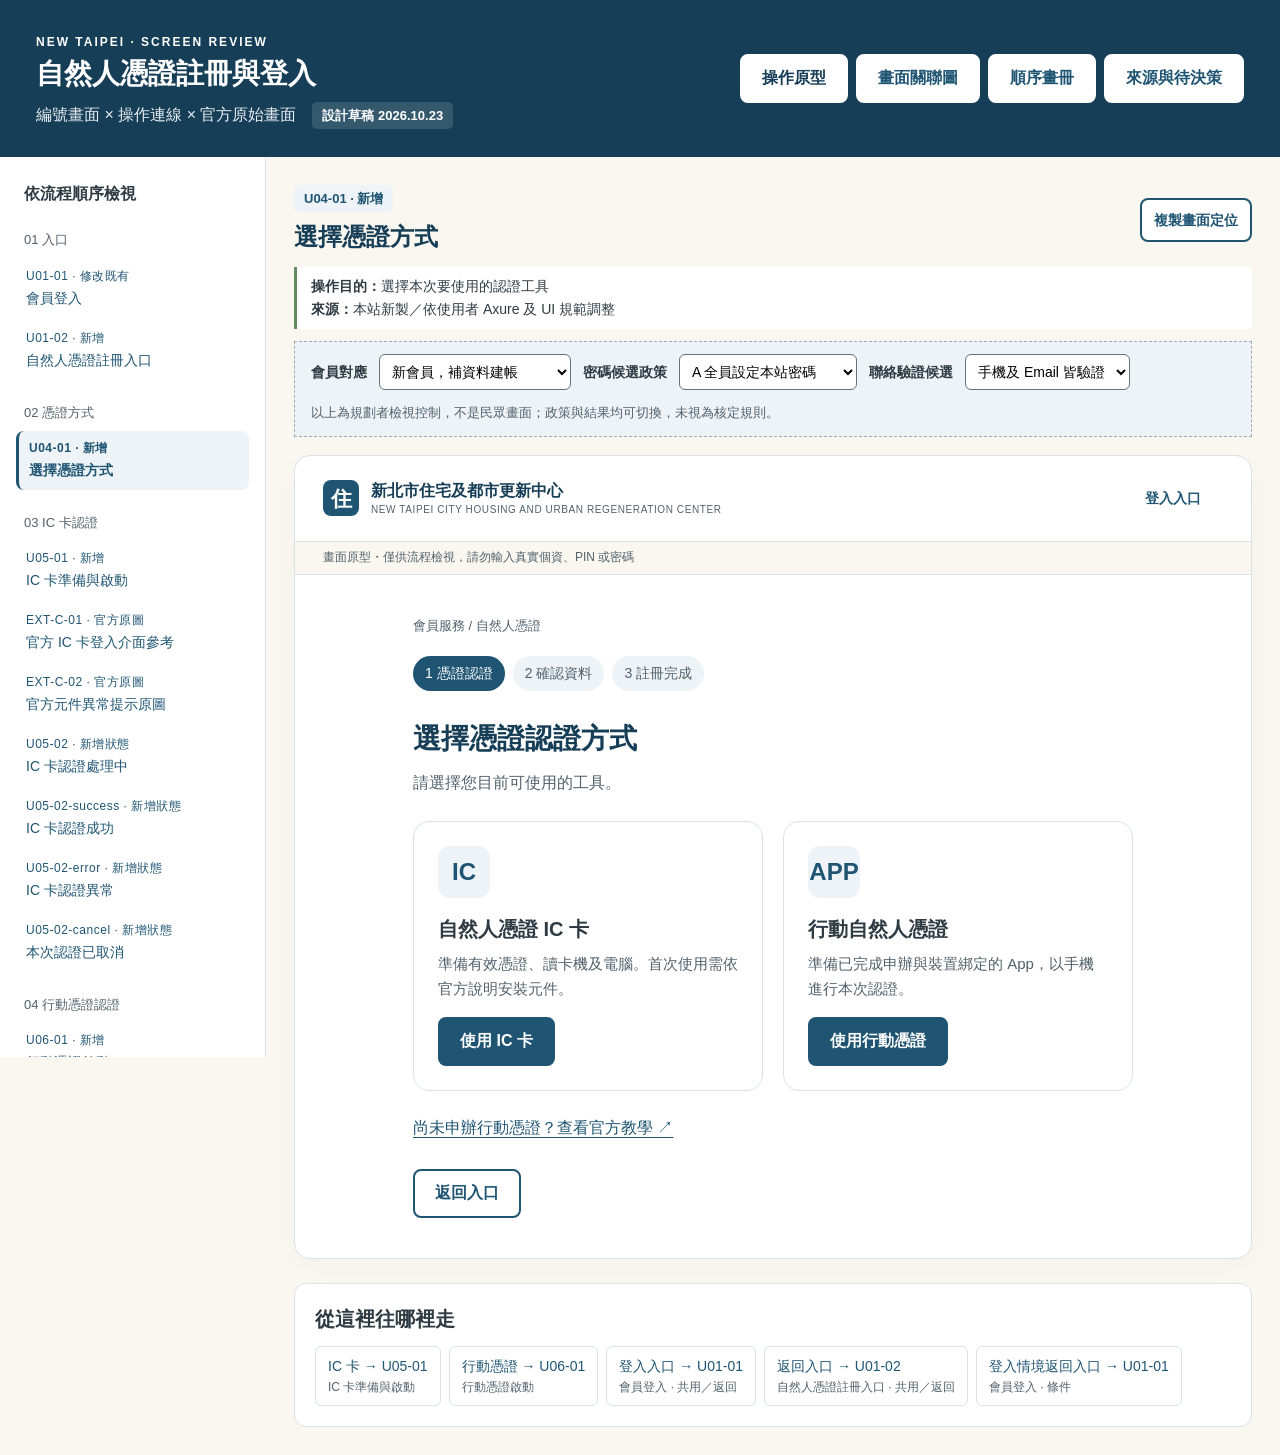
<file: index.html>
<!doctype html>
<html lang="zh-Hant"><head><meta charset="utf-8"><meta name="viewport" content="width=device-width, initial-scale=1"><title>自然人憑證註冊與登入｜畫面與流程檢視</title><link rel="stylesheet" href="tokens.css"><link rel="stylesheet" href="style.css"></head>
<body><a class="skip" href="#screen">跳至目前畫面</a><header class="review-head"><div><span class="eyebrow">NEW TAIPEI · SCREEN REVIEW</span><h1>自然人憑證註冊與登入</h1><p>編號畫面 × 操作連線 × 官方原始畫面　<span class="pill">設計草稿 2026.10.23</span></p></div><div class="head-actions"><button data-view="prototype">操作原型</button><button data-view="map" class="secondary">畫面關聯圖</button><button data-view="gallery" class="secondary">順序畫冊</button><button data-view="sources" class="secondary">來源與待決策</button></div></header>
<div class="review-layout"><aside class="review-nav" aria-label="畫面目錄"><div class="nav-title">依流程順序檢視</div><div id="screen-list"></div><p class="small">本站畫面為新製原型。官方介面以實際擷取圖呈現；不重繪外部 App、PIN 或生物辨識畫面。</p></aside><main id="content"><section id="prototype-view"><div class="screen-heading"><div><span id="screen-id" class="pill"></span><h2 id="screen-title"></h2></div><button class="secondary compact" id="copy-link">複製畫面定位</button></div><div class="review-meta" id="review-meta"></div><div class="review-controls" id="review-controls"></div><div id="screen" tabindex="-1"></div><section class="relations" aria-label="目前畫面關聯"><h3>從這裡往哪裡走</h3><div id="current-relations"></div></section></section><section id="map-view" hidden><div class="section-intro"><span class="eyebrow">FLOW EXPLORER</span><h2>畫面關聯圖</h2><p>點選節點直接開啟畫面。箭頭標示實際操作；虛線用於檢視時選擇情境。系統判斷不算獨立產品頁面。</p></div><div id="flow-map"></div><div id="edge-table"></div></section><section id="gallery-view" hidden><div class="section-intro"><span class="eyebrow">SCREEN ATLAS</span><h2>依關聯順序的畫面冊</h2><p>可逐張開啟原型，或使用「列印畫冊」另存 PDF。順序與左側目錄一致；例外狀態緊接其主畫面。</p><button id="print-gallery">列印畫冊</button></div><div id="gallery"></div></section><section id="sources-view" hidden></section></main></div><div id="toast" role="status" aria-live="polite"></div><script src="app.js"></script></body></html>
</file>
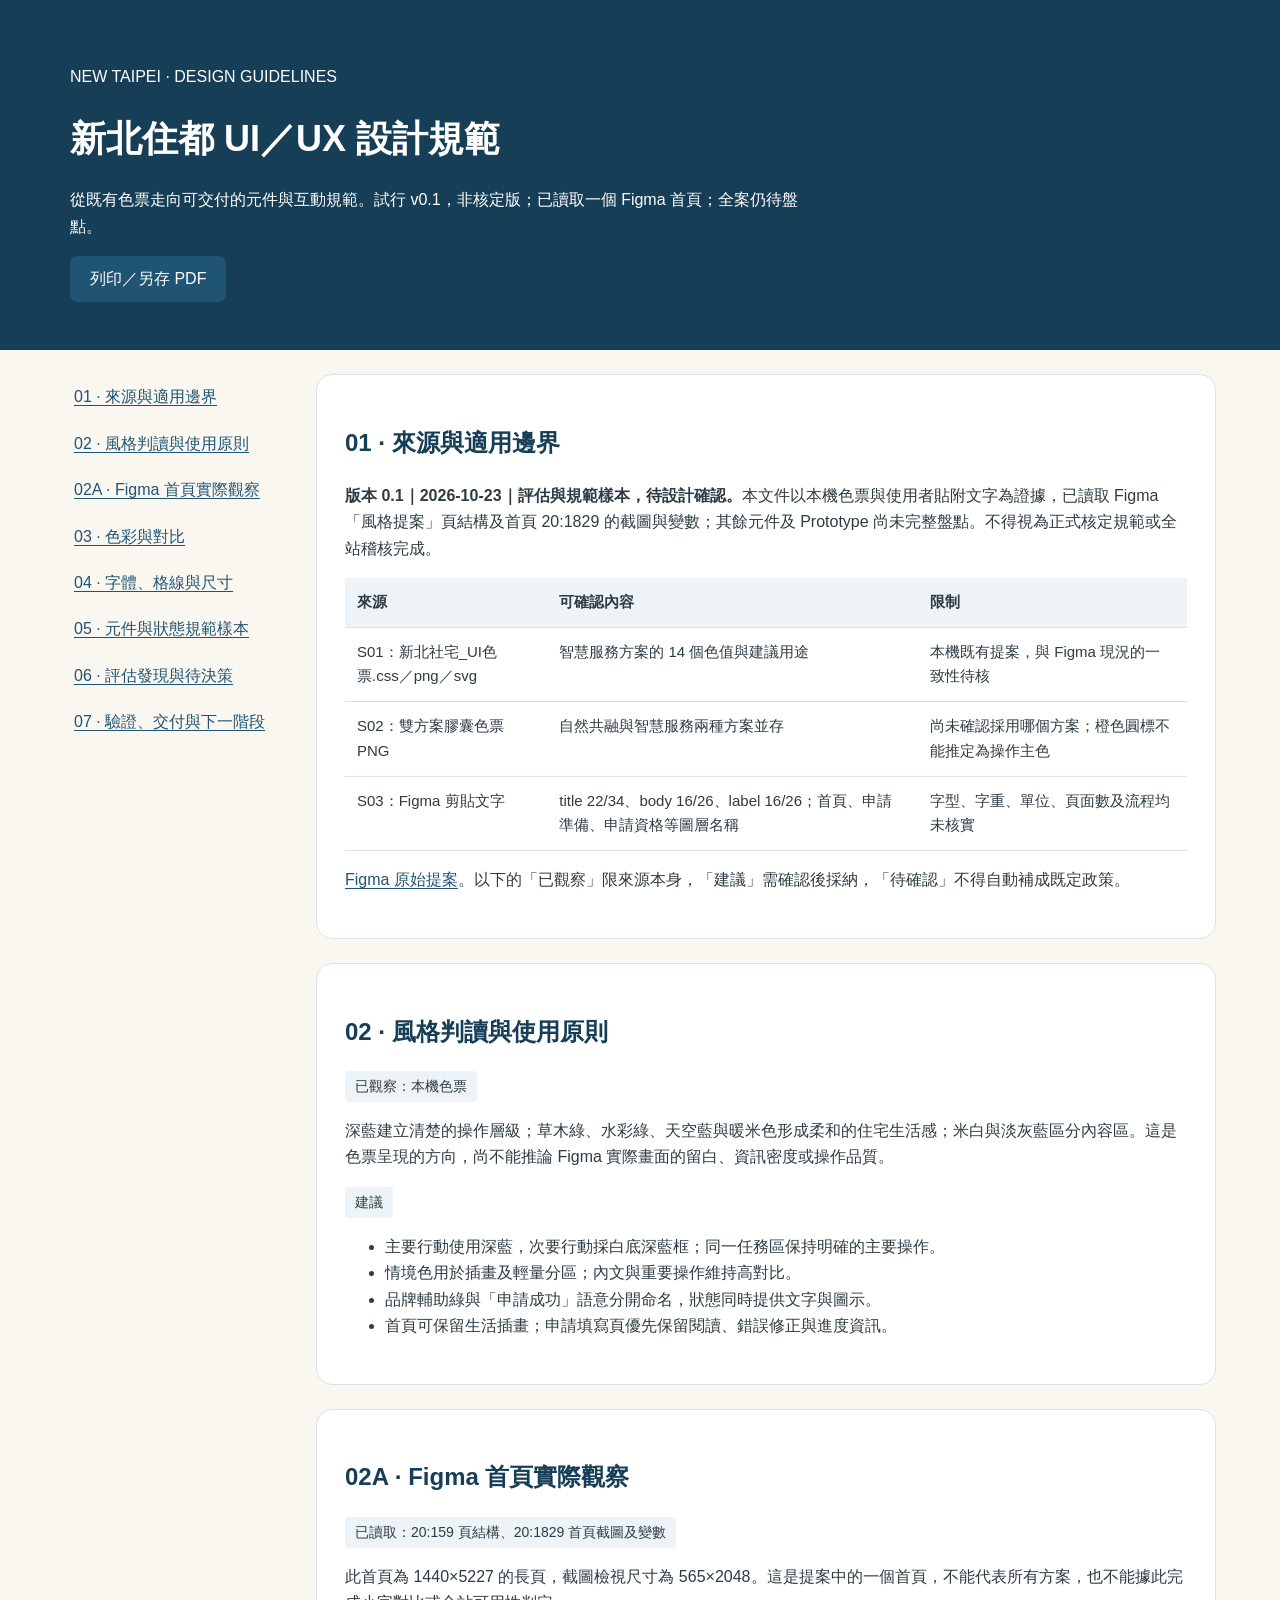
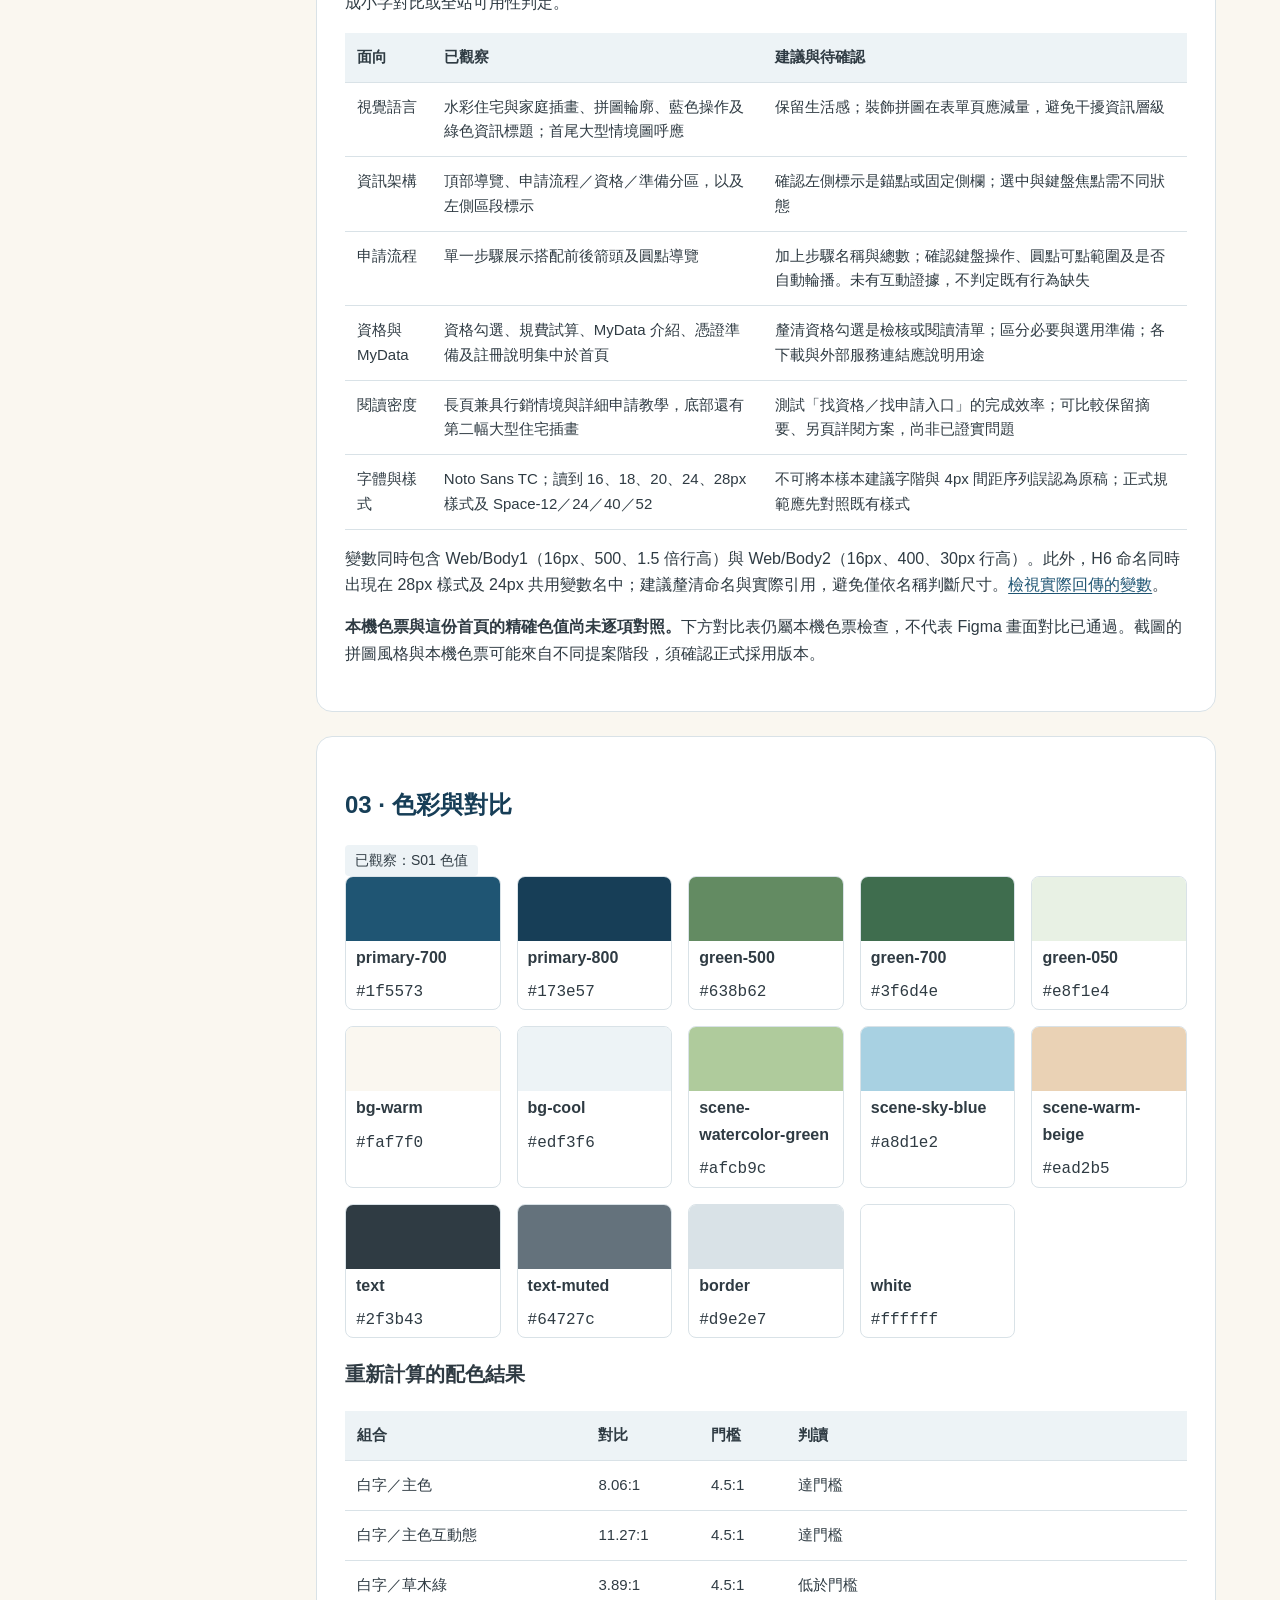
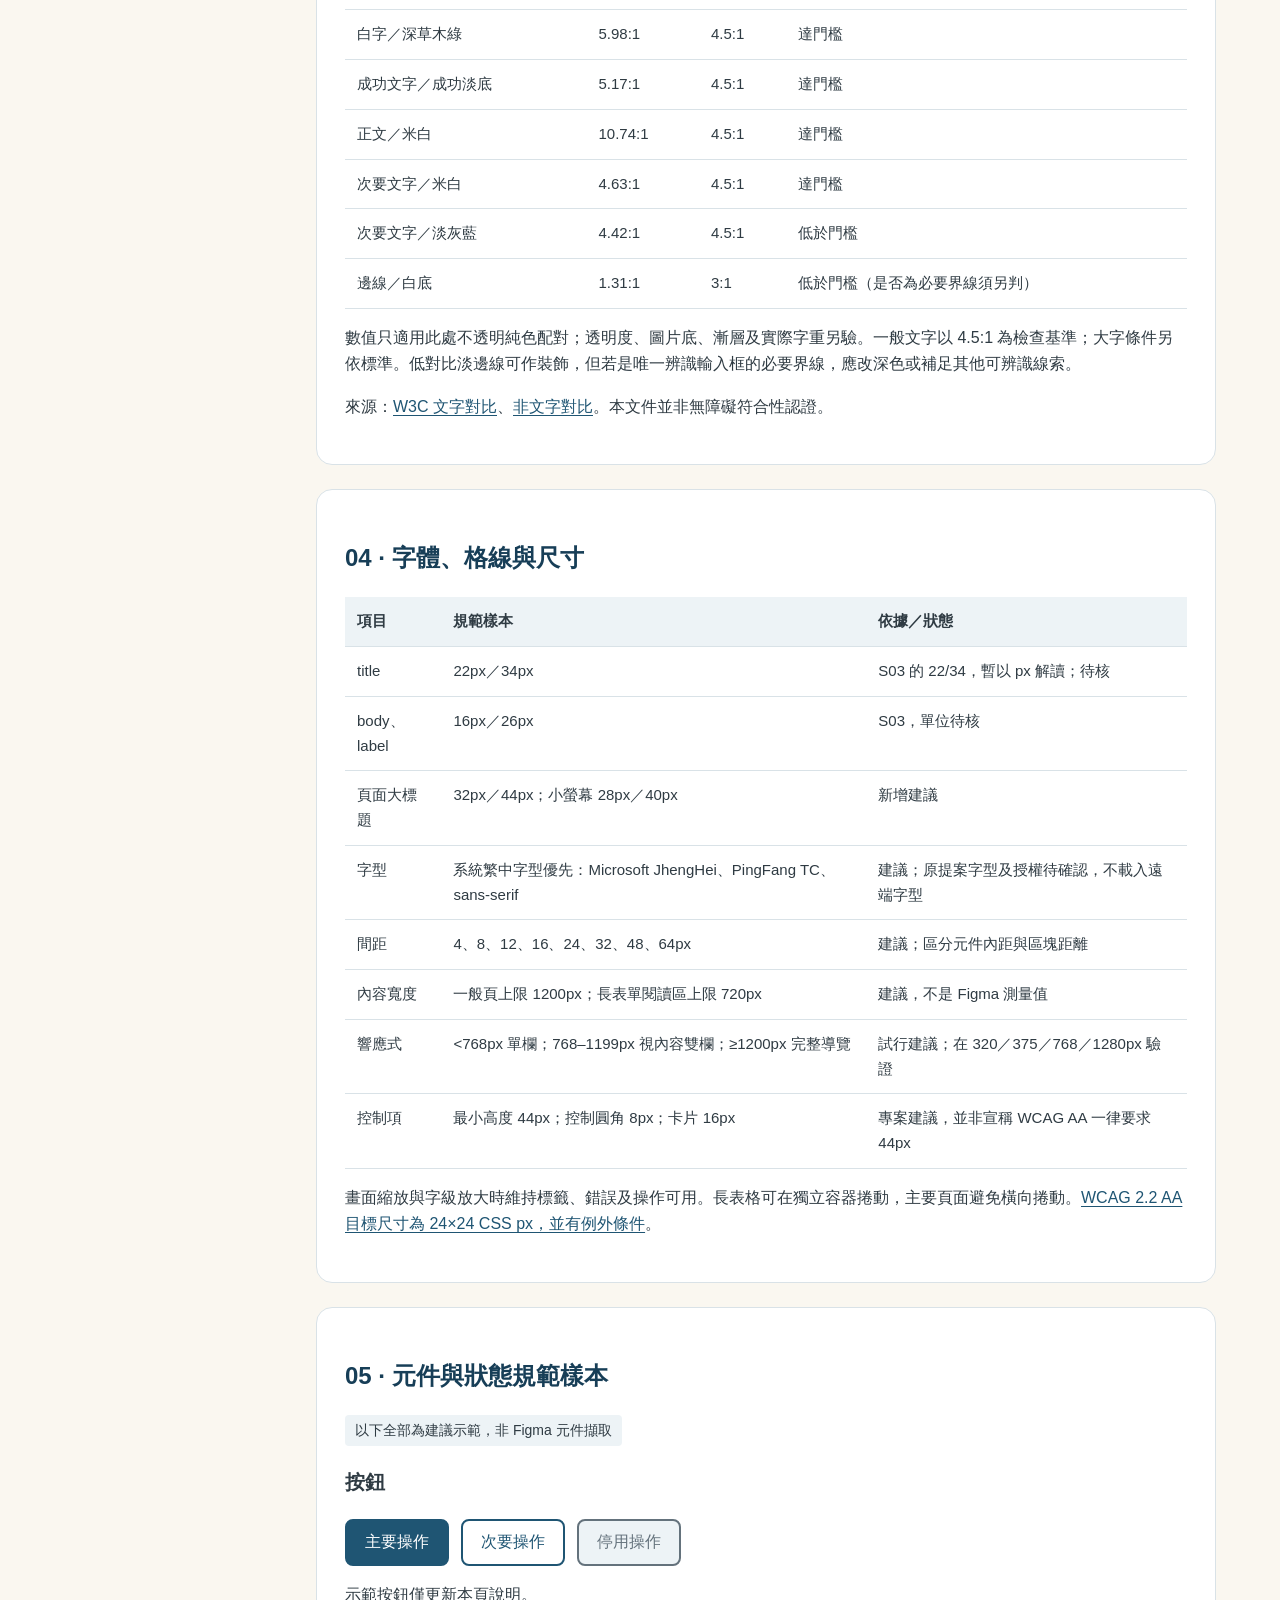
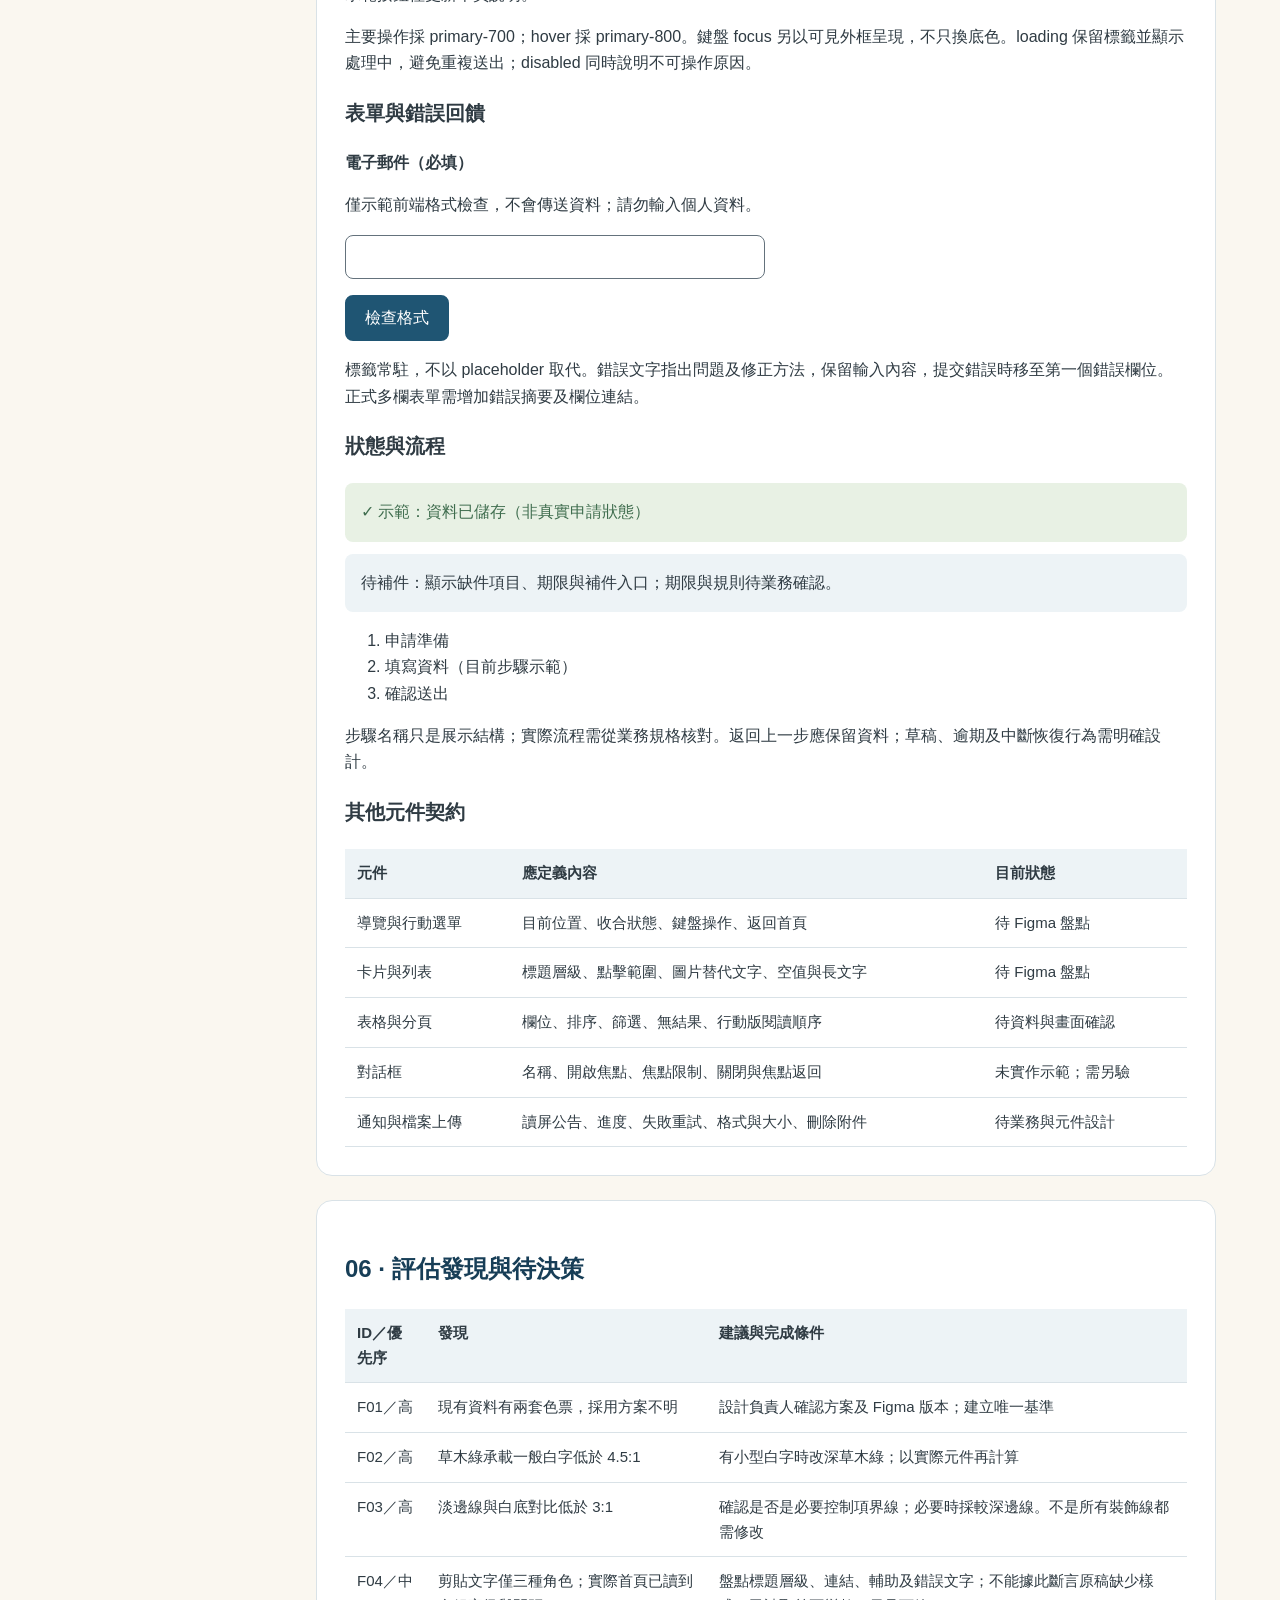
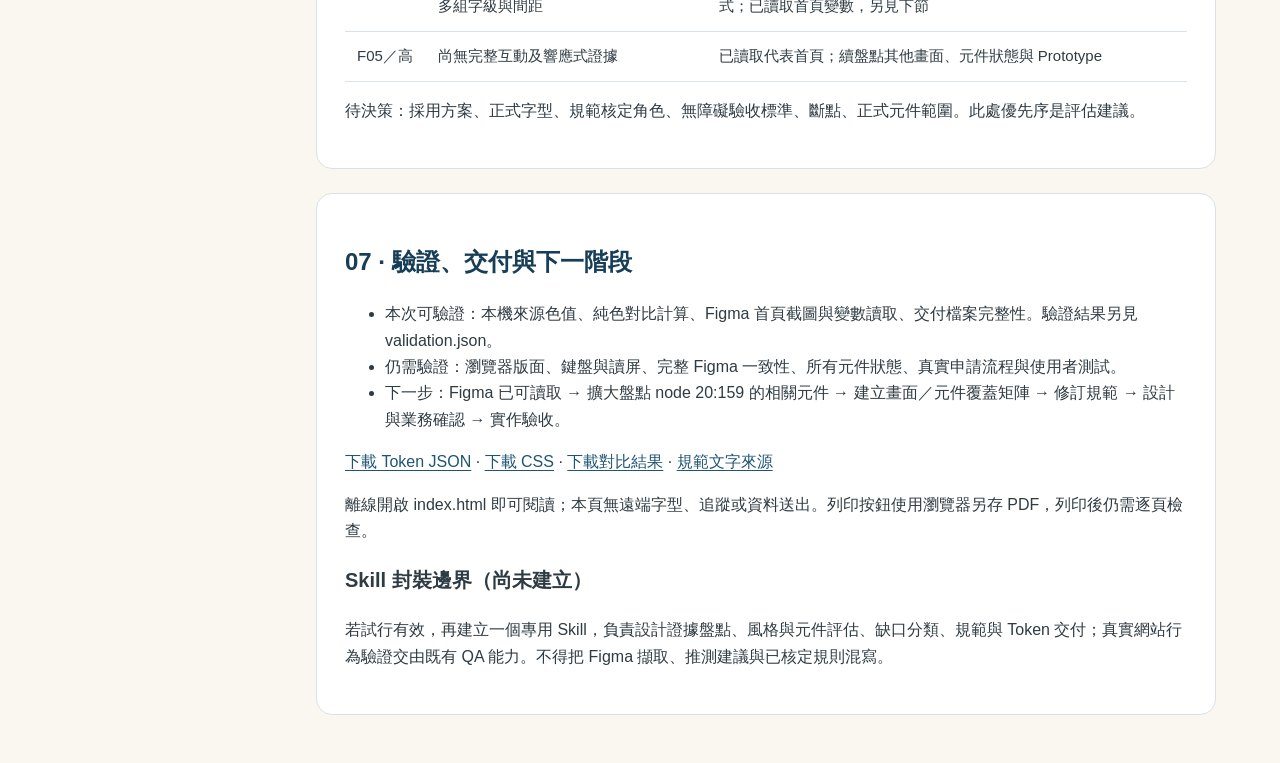
<file: references/ui-guidelines/index.html>
<!doctype html><html lang="zh-Hant"><head><meta charset="utf-8"><meta name="viewport" content="width=device-width, initial-scale=1"><title>新北住都 UI／UX 設計規範｜試行 v0.1</title><style>:root {
  /* 主色｜深藍：導覽列、標題、主要操作 */
  --nthurc-primary-700: #1f5573;
  --nthurc-primary-800: #173e57;

  /* 輔助色｜草木綠：流程、成功狀態、重點提示 */
  --nthurc-green-500: #638b62;
  --nthurc-green-700: #3f6d4e;
  --nthurc-green-050: #e8f1e4;

  /* 背景色｜米白、淡灰藍 */
  --nthurc-bg-warm: #faf7f0;
  --nthurc-bg-cool: #edf3f6;

  /* 情境色｜延伸水彩插畫氛圍 */
  --nthurc-scene-watercolor-green: #afcb9c;
  --nthurc-scene-sky-blue: #a8d1e2;
  --nthurc-scene-warm-beige: #ead2b5;

  /* 共用文字與邊界 */
  --nthurc-text: #2f3b43;
  --nthurc-text-muted: #64727c;
  --nthurc-border: #d9e2e7;
  --nthurc-white: #ffffff;
}

/* 建議用法 */
.nthurc-navbar,
.nthurc-primary-button {
  color: var(--nthurc-white);
  background: var(--nthurc-primary-700);
}

.nthurc-primary-button:hover,
.nthurc-primary-button:focus-visible {
  background: var(--nthurc-primary-800);
}

.nthurc-success {
  color: var(--nthurc-green-700);
  background: var(--nthurc-green-050);
  border: 1px solid var(--nthurc-green-500);
}

.nthurc-page {
  color: var(--nthurc-text);
  background: var(--nthurc-bg-warm);
}

.nthurc-section {
  background: var(--nthurc-bg-cool);
}

/*
 * 對比提醒：
 * - 白字 / primary-700 = 8.06:1，可用於一般文字與按鈕。
 * - 白字 / green-700 = 5.98:1，可用於一般文字與成功按鈕。
 * - green-500 不建議直接承載小型白字；改用 green-700，
 *   或以 green-050 為底搭配 green-700 文字。
 */

*{box-sizing:border-box}body{margin:0;background:#faf7f0;color:#2f3b43;font:16px/1.65 "Microsoft JhengHei","PingFang TC",sans-serif}header{background:#173e57;color:white;padding:48px max(24px,calc((100vw - 1140px)/2))}header p{max-width:760px}h1{font-size:36px;line-height:1.35}h2{font-size:24px;color:#173e57}h3{font-size:20px}main{max-width:1200px;margin:auto;padding:24px}.layout{display:grid;grid-template-columns:220px minmax(0,1fr);gap:32px}nav{position:sticky;top:16px;align-self:start}nav a{display:block;padding:10px}a{color:#1f5573;text-underline-offset:3px}header a{color:white}section{background:white;padding:28px;border:1px solid #d9e2e7;border-radius:16px;margin-bottom:24px;scroll-margin-top:16px}table{border-collapse:collapse;width:100%;font-size:15px}td,th{text-align:left;vertical-align:top;padding:12px;border-bottom:1px solid #d9e2e7;overflow-wrap:anywhere}th{background:#edf3f6}.scroll{overflow:auto}.swatches{display:grid;grid-template-columns:repeat(auto-fit,minmax(130px,1fr));gap:16px}.swatch{border:1px solid #d9e2e7;border-radius:8px;overflow:hidden}.swatch>div{height:64px}.swatch b,.swatch code{display:block;padding:4px 10px;overflow-wrap:anywhere}.tag{display:inline-block;padding:4px 10px;background:#edf3f6;border-radius:4px;font-size:14px}.row{display:flex;gap:12px;flex-wrap:wrap}button{font:inherit;min-height:44px;border:2px solid #1f5573;border-radius:8px;background:#1f5573;color:white;padding:8px 18px;cursor:pointer}button:hover{background:#173e57}button.secondary{background:white;color:#1f5573}button:disabled{background:#edf3f6;border-color:#64727c;color:#64727c;cursor:not-allowed}:focus-visible{outline:3px solid #173e57;outline-offset:4px}input{display:block;min-height:44px;max-width:100%;width:420px;border:1px solid #64727c;border-radius:8px;font:inherit;padding:8px}label{font-weight:700}input[aria-invalid=true]{border:2px solid #b42318}.error{color:#b42318}.success,.notice{padding:16px;margin:12px 0;border-radius:8px}.success{background:#e8f1e4;color:#3f6d4e}.notice{background:#edf3f6}.skip{position:absolute;left:-9999px}.skip:focus{left:12px;top:12px;background:white;padding:12px;z-index:2}@media(max-width:767px){.layout{display:block}nav{position:static;margin-bottom:24px}main{padding:16px}section{padding:20px}h1{font-size:28px}td,th{padding:8px;font-size:14px}}@media print{nav,.no-print,.skip{display:none}.layout{display:block}header{padding:16px;background:white;color:#173e57}main{padding:0}section{break-inside:auto;border:0;padding:12px 0}h2,h3{break-after:avoid}tr,.swatch{break-inside:avoid}a{color:inherit}*{print-color-adjust:exact}}</style></head><body><a class="skip" href="#content">跳至規範內容</a><header><p>NEW TAIPEI · DESIGN GUIDELINES</p><h1>新北住都 UI／UX 設計規範</h1><p>從既有色票走向可交付的元件與互動規範。試行 v0.1，非核定版；已讀取一個 Figma 首頁；全案仍待盤點。</p><button class="no-print" id="print">列印／另存 PDF</button></header><main class="layout"><nav aria-label="規範目錄"><a href="#evidence">01 · 來源與適用邊界</a><a href="#style">02 · 風格判讀與使用原則</a><a href="#figma-review">02A · Figma 首頁實際觀察</a><a href="#colors">03 · 色彩與對比</a><a href="#type">04 · 字體、格線與尺寸</a><a href="#components">05 · 元件與狀態規範樣本</a><a href="#audit">06 · 評估發現與待決策</a><a href="#handoff">07 · 驗證、交付與下一階段</a></nav><article id="content"><section id="evidence"><h2>01 · 來源與適用邊界</h2><p><b>版本 0.1｜2026-10-23｜評估與規範樣本，待設計確認。</b>本文件以本機色票與使用者貼附文字為證據，已讀取 Figma「風格提案」頁結構及首頁 20:1829 的截圖與變數；其餘元件及 Prototype 尚未完整盤點。不得視為正式核定規範或全站稽核完成。</p><table><tr><th>來源</th><th>可確認內容</th><th>限制</th></tr><tr><td>S01：新北社宅_UI色票.css／png／svg</td><td>智慧服務方案的 14 個色值與建議用途</td><td>本機既有提案，與 Figma 現況的一致性待核</td></tr><tr><td>S02：雙方案膠囊色票 PNG</td><td>自然共融與智慧服務兩種方案並存</td><td>尚未確認採用哪個方案；橙色圓標不能推定為操作主色</td></tr><tr><td>S03：Figma 剪貼文字</td><td>title 22/34、body 16/26、label 16/26；首頁、申請準備、申請資格等圖層名稱</td><td>字型、字重、單位、頁面數及流程均未核實</td></tr></table><p><a href="https://www.figma.com/design/bwQr8iUENjvR7J3V7NEPkV/?node-id=20-159">Figma 原始提案</a>。以下的「已觀察」限來源本身，「建議」需確認後採納，「待確認」不得自動補成既定政策。</p></section><section id="style"><h2>02 · 風格判讀與使用原則</h2><span class="tag">已觀察：本機色票</span><p>深藍建立清楚的操作層級；草木綠、水彩綠、天空藍與暖米色形成柔和的住宅生活感；米白與淡灰藍區分內容區。這是色票呈現的方向，尚不能推論 Figma 實際畫面的留白、資訊密度或操作品質。</p><span class="tag">建議</span><ul><li>主要行動使用深藍，次要行動採白底深藍框；同一任務區保持明確的主要操作。</li><li>情境色用於插畫及輕量分區；內文與重要操作維持高對比。</li><li>品牌輔助綠與「申請成功」語意分開命名，狀態同時提供文字與圖示。</li><li>首頁可保留生活插畫；申請填寫頁優先保留閱讀、錯誤修正與進度資訊。</li></ul></section><section id="figma-review"><h2>02A · Figma 首頁實際觀察</h2><span class="tag">已讀取：20:159 頁結構、20:1829 首頁截圖及變數</span><p>此首頁為 1440×5227 的長頁，截圖檢視尺寸為 565×2048。這是提案中的一個首頁，不能代表所有方案，也不能據此完成小字對比或全站可用性判定。</p><table><tr><th>面向</th><th>已觀察</th><th>建議與待確認</th></tr><tr><td>視覺語言</td><td>水彩住宅與家庭插畫、拼圖輪廓、藍色操作及綠色資訊標題；首尾大型情境圖呼應</td><td>保留生活感；裝飾拼圖在表單頁應減量，避免干擾資訊層級</td></tr><tr><td>資訊架構</td><td>頂部導覽、申請流程／資格／準備分區，以及左側區段標示</td><td>確認左側標示是錨點或固定側欄；選中與鍵盤焦點需不同狀態</td></tr><tr><td>申請流程</td><td>單一步驟展示搭配前後箭頭及圓點導覽</td><td>加上步驟名稱與總數；確認鍵盤操作、圓點可點範圍及是否自動輪播。未有互動證據，不判定既有行為缺失</td></tr><tr><td>資格與 MyData</td><td>資格勾選、規費試算、MyData 介紹、憑證準備及註冊說明集中於首頁</td><td>釐清資格勾選是檢核或閱讀清單；區分必要與選用準備；各下載與外部服務連結應說明用途</td></tr><tr><td>閱讀密度</td><td>長頁兼具行銷情境與詳細申請教學，底部還有第二幅大型住宅插畫</td><td>測試「找資格／找申請入口」的完成效率；可比較保留摘要、另頁詳閱方案，尚非已證實問題</td></tr><tr><td>字體與樣式</td><td>Noto Sans TC；讀到 16、18、20、24、28px 樣式及 Space-12／24／40／52</td><td>不可將本樣本建議字階與 4px 間距序列誤認為原稿；正式規範應先對照既有樣式</td></tr></table><p>變數同時包含 Web/Body1（16px、500、1.5 倍行高）與 Web/Body2（16px、400、30px 行高）。此外，H6 命名同時出現在 28px 樣式及 24px 共用變數名中；建議釐清命名與實際引用，避免僅依名稱判斷尺寸。<a href="figma-variables.json">檢視實際回傳的變數</a>。</p><p><b>本機色票與這份首頁的精確色值尚未逐項對照。</b>下方對比表仍屬本機色票檢查，不代表 Figma 畫面對比已通過。截圖的拼圖風格與本機色票可能來自不同提案階段，須確認正式採用版本。</p></section><section id="colors"><h2>03 · 色彩與對比</h2><span class="tag">已觀察：S01 色值</span><div class="swatches"><div class="swatch"><div style="background:#1f5573"></div><b>primary-700</b><code>#1f5573</code></div><div class="swatch"><div style="background:#173e57"></div><b>primary-800</b><code>#173e57</code></div><div class="swatch"><div style="background:#638b62"></div><b>green-500</b><code>#638b62</code></div><div class="swatch"><div style="background:#3f6d4e"></div><b>green-700</b><code>#3f6d4e</code></div><div class="swatch"><div style="background:#e8f1e4"></div><b>green-050</b><code>#e8f1e4</code></div><div class="swatch"><div style="background:#faf7f0"></div><b>bg-warm</b><code>#faf7f0</code></div><div class="swatch"><div style="background:#edf3f6"></div><b>bg-cool</b><code>#edf3f6</code></div><div class="swatch"><div style="background:#afcb9c"></div><b>scene-watercolor-green</b><code>#afcb9c</code></div><div class="swatch"><div style="background:#a8d1e2"></div><b>scene-sky-blue</b><code>#a8d1e2</code></div><div class="swatch"><div style="background:#ead2b5"></div><b>scene-warm-beige</b><code>#ead2b5</code></div><div class="swatch"><div style="background:#2f3b43"></div><b>text</b><code>#2f3b43</code></div><div class="swatch"><div style="background:#64727c"></div><b>text-muted</b><code>#64727c</code></div><div class="swatch"><div style="background:#d9e2e7"></div><b>border</b><code>#d9e2e7</code></div><div class="swatch"><div style="background:#ffffff"></div><b>white</b><code>#ffffff</code></div></div><h3>重新計算的配色結果</h3><div class="scroll"><table><tr><th>組合</th><th>對比</th><th>門檻</th><th>判讀</th></tr><tr><td>白字／主色</td><td>8.06:1</td><td>4.5:1</td><td>達門檻</td></tr><tr><td>白字／主色互動態</td><td>11.27:1</td><td>4.5:1</td><td>達門檻</td></tr><tr><td>白字／草木綠</td><td>3.89:1</td><td>4.5:1</td><td>低於門檻</td></tr><tr><td>白字／深草木綠</td><td>5.98:1</td><td>4.5:1</td><td>達門檻</td></tr><tr><td>成功文字／成功淡底</td><td>5.17:1</td><td>4.5:1</td><td>達門檻</td></tr><tr><td>正文／米白</td><td>10.74:1</td><td>4.5:1</td><td>達門檻</td></tr><tr><td>次要文字／米白</td><td>4.63:1</td><td>4.5:1</td><td>達門檻</td></tr><tr><td>次要文字／淡灰藍</td><td>4.42:1</td><td>4.5:1</td><td>低於門檻</td></tr><tr><td>邊線／白底</td><td>1.31:1</td><td>3:1</td><td>低於門檻（是否為必要界線須另判）</td></tr></table></div><p>數值只適用此處不透明純色配對；透明度、圖片底、漸層及實際字重另驗。一般文字以 4.5:1 為檢查基準；大字條件另依標準。低對比淡邊線可作裝飾，但若是唯一辨識輸入框的必要界線，應改深色或補足其他可辨識線索。</p><p>來源：<a href="https://www.w3.org/WAI/WCAG22/Understanding/contrast-minimum.html">W3C 文字對比</a>、<a href="https://www.w3.org/WAI/WCAG22/Understanding/non-text-contrast.html">非文字對比</a>。本文件並非無障礙符合性認證。</p></section><section id="type"><h2>04 · 字體、格線與尺寸</h2><table><tr><th>項目</th><th>規範樣本</th><th>依據／狀態</th></tr><tr><td>title</td><td>22px／34px</td><td>S03 的 22/34，暫以 px 解讀；待核</td></tr><tr><td>body、label</td><td>16px／26px</td><td>S03，單位待核</td></tr><tr><td>頁面大標題</td><td>32px／44px；小螢幕 28px／40px</td><td>新增建議</td></tr><tr><td>字型</td><td>系統繁中字型優先：Microsoft JhengHei、PingFang TC、sans-serif</td><td>建議；原提案字型及授權待確認，不載入遠端字型</td></tr><tr><td>間距</td><td>4、8、12、16、24、32、48、64px</td><td>建議；區分元件內距與區塊距離</td></tr><tr><td>內容寬度</td><td>一般頁上限 1200px；長表單閱讀區上限 720px</td><td>建議，不是 Figma 測量值</td></tr><tr><td>響應式</td><td>&lt;768px 單欄；768–1199px 視內容雙欄；≥1200px 完整導覽</td><td>試行建議；在 320／375／768／1280px 驗證</td></tr><tr><td>控制項</td><td>最小高度 44px；控制圓角 8px；卡片 16px</td><td>專案建議，並非宣稱 WCAG AA 一律要求 44px</td></tr></table><p>畫面縮放與字級放大時維持標籤、錯誤及操作可用。長表格可在獨立容器捲動，主要頁面避免橫向捲動。<a href="https://www.w3.org/WAI/WCAG22/Understanding/target-size-minimum.html">WCAG 2.2 AA 目標尺寸為 24×24 CSS px，並有例外條件</a>。</p></section><section id="components"><h2>05 · 元件與狀態規範樣本</h2><span class="tag">以下全部為建議示範，非 Figma 元件擷取</span><h3>按鈕</h3><div class="row"><button type="button" id="demo-primary">主要操作</button><button type="button" class="secondary" id="demo-secondary">次要操作</button><button type="button" disabled>停用操作</button></div><p id="action-result" role="status">示範按鈕僅更新本頁說明。</p><p>主要操作採 primary-700；hover 採 primary-800。鍵盤 focus 另以可見外框呈現，不只換底色。loading 保留標籤並顯示處理中，避免重複送出；disabled 同時說明不可操作原因。</p><h3>表單與錯誤回饋</h3><form id="demo-form" novalidate><label for="email">電子郵件（必填）</label><p id="email-help">僅示範前端格式檢查，不會傳送資料；請勿輸入個人資料。</p><input id="email" type="email" required autocomplete="off" aria-describedby="email-help email-error"><p id="email-error" class="error" role="alert"></p><button type="submit">檢查格式</button><p id="form-result" role="status"></p></form><p>標籤常駐，不以 placeholder 取代。錯誤文字指出問題及修正方法，保留輸入內容，提交錯誤時移至第一個錯誤欄位。正式多欄表單需增加錯誤摘要及欄位連結。</p><h3>狀態與流程</h3><div class="success">✓ 示範：資料已儲存（非真實申請狀態）</div><div class="notice">待補件：顯示缺件項目、期限與補件入口；期限與規則待業務確認。</div><ol><li>申請準備</li><li aria-current="step">填寫資料（目前步驟示範）</li><li>確認送出</li></ol><p>步驟名稱只是展示結構；實際流程需從業務規格核對。返回上一步應保留資料；草稿、逾期及中斷恢復行為需明確設計。</p><h3>其他元件契約</h3><table><tr><th>元件</th><th>應定義內容</th><th>目前狀態</th></tr><tr><td>導覽與行動選單</td><td>目前位置、收合狀態、鍵盤操作、返回首頁</td><td>待 Figma 盤點</td></tr><tr><td>卡片與列表</td><td>標題層級、點擊範圍、圖片替代文字、空值與長文字</td><td>待 Figma 盤點</td></tr><tr><td>表格與分頁</td><td>欄位、排序、篩選、無結果、行動版閱讀順序</td><td>待資料與畫面確認</td></tr><tr><td>對話框</td><td>名稱、開啟焦點、焦點限制、關閉與焦點返回</td><td>未實作示範；需另驗</td></tr><tr><td>通知與檔案上傳</td><td>讀屏公告、進度、失敗重試、格式與大小、刪除附件</td><td>待業務與元件設計</td></tr></table></section><section id="audit"><h2>06 · 評估發現與待決策</h2><table><tr><th>ID／優先序</th><th>發現</th><th>建議與完成條件</th></tr><tr><td>F01／高</td><td>現有資料有兩套色票，採用方案不明</td><td>設計負責人確認方案及 Figma 版本；建立唯一基準</td></tr><tr><td>F02／高</td><td>草木綠承載一般白字低於 4.5:1</td><td>有小型白字時改深草木綠；以實際元件再計算</td></tr><tr><td>F03／高</td><td>淡邊線與白底對比低於 3:1</td><td>確認是否是必要控制項界線；必要時採較深邊線。不是所有裝飾線都需修改</td></tr><tr><td>F04／中</td><td>剪貼文字僅三種角色；實際首頁已讀到多組字級與間距</td><td>盤點標題層級、連結、輔助及錯誤文字；不能據此斷言原稿缺少樣式；已讀取首頁變數，另見下節</td></tr><tr><td>F05／高</td><td>尚無完整互動及響應式證據</td><td>已讀取代表首頁；續盤點其他畫面、元件狀態與 Prototype</td></tr></table><p>待決策：採用方案、正式字型、規範核定角色、無障礙驗收標準、斷點、正式元件範圍。此處優先序是評估建議。</p></section><section id="handoff"><h2>07 · 驗證、交付與下一階段</h2><ul><li>本次可驗證：本機來源色值、純色對比計算、Figma 首頁截圖與變數讀取、交付檔案完整性。驗證結果另見 validation.json。</li><li>仍需驗證：瀏覽器版面、鍵盤與讀屏、完整 Figma 一致性、所有元件狀態、真實申請流程與使用者測試。</li><li>下一步：Figma 已可讀取 → 擴大盤點 node 20:159 的相關元件 → 建立畫面／元件覆蓋矩陣 → 修訂規範 → 設計與業務確認 → 實作驗收。</li></ul><p><a href="tokens.json" download>下載 Token JSON</a> · <a href="tokens.css" download>下載 CSS</a> · <a href="contrast-results.json" download>下載對比結果</a> · <a href="規範來源.md">規範文字來源</a></p><p>離線開啟 index.html 即可閱讀；本頁無遠端字型、追蹤或資料送出。列印按鈕使用瀏覽器另存 PDF，列印後仍需逐頁檢查。</p><h3>Skill 封裝邊界（尚未建立）</h3><p>若試行有效，再建立一個專用 Skill，負責設計證據盤點、風格與元件評估、缺口分類、規範與 Token 交付；真實網站行為驗證交由既有 QA 能力。不得把 Figma 擷取、推測建議與已核定規則混寫。</p></section></article></main><script>document.getElementById('print').onclick=()=>window.print();for(const id of ['demo-primary','demo-secondary'])document.getElementById(id).onclick=()=>document.getElementById('action-result').textContent='已觸發'+(id==='demo-primary'?'主要':'次要')+'操作示範；未送出任何資料。';document.getElementById('demo-form').onsubmit=e=>{e.preventDefault();const f=document.getElementById('email'),ok=f.checkValidity();f.setAttribute('aria-invalid',String(!ok));document.getElementById('email-error').textContent=ok?'':'請輸入完整電子郵件格式，例如 demo@example.com。';document.getElementById('form-result').textContent=ok?'格式檢查通過；僅為本頁示範，未提交申請。':'';if(!ok)f.focus();};</script></body></html>
</file>
<file: tokens.css>
:root {
  /* 主色｜深藍：導覽列、標題、主要操作 */
  --nthurc-primary-700: #1f5573;
  --nthurc-primary-800: #173e57;

  /* 輔助色｜草木綠：流程、成功狀態、重點提示 */
  --nthurc-green-500: #638b62;
  --nthurc-green-700: #3f6d4e;
  --nthurc-green-050: #e8f1e4;

  /* 背景色｜米白、淡灰藍 */
  --nthurc-bg-warm: #faf7f0;
  --nthurc-bg-cool: #edf3f6;

  /* 情境色｜延伸水彩插畫氛圍 */
  --nthurc-scene-watercolor-green: #afcb9c;
  --nthurc-scene-sky-blue: #a8d1e2;
  --nthurc-scene-warm-beige: #ead2b5;

  /* 共用文字與邊界 */
  --nthurc-text: #2f3b43;
  --nthurc-text-muted: #64727c;
  --nthurc-border: #d9e2e7;
  --nthurc-white: #ffffff;
}

/* 建議用法 */
.nthurc-navbar,
.nthurc-primary-button {
  color: var(--nthurc-white);
  background: var(--nthurc-primary-700);
}

.nthurc-primary-button:hover,
.nthurc-primary-button:focus-visible {
  background: var(--nthurc-primary-800);
}

.nthurc-success {
  color: var(--nthurc-green-700);
  background: var(--nthurc-green-050);
  border: 1px solid var(--nthurc-green-500);
}

.nthurc-page {
  color: var(--nthurc-text);
  background: var(--nthurc-bg-warm);
}

.nthurc-section {
  background: var(--nthurc-bg-cool);
}

/*
 * 對比提醒：
 * - 白字 / primary-700 = 8.06:1，可用於一般文字與按鈕。
 * - 白字 / green-700 = 5.98:1，可用於一般文字與成功按鈕。
 * - green-500 不建議直接承載小型白字；改用 green-700，
 *   或以 green-050 為底搭配 green-700 文字。
 */

/* 以下為試行建議，並非 Figma 擷取值 */
:root { --ui-space-unit:4px; --ui-radius-control:8px; --ui-radius-card:16px; --ui-control-min-height:44px; --ui-error:#b42318; --ui-error-bg:#fef3f2; }
</file>
<file: style.css>
*{box-sizing:border-box}body{margin:0;font:16px/1.65 "Microsoft JhengHei","PingFang TC",sans-serif;color:#2f3b43;background:#faf7f0}button,input,select{font:inherit}button,a{touch-action:manipulation}button{min-height:44px;border:2px solid #1f5573;border-radius:8px;background:#1f5573;color:white;padding:9px 20px;cursor:pointer;font-weight:700}button:hover{background:#173e57}button.secondary{color:#1f5573;background:#fff}button.secondary:hover{background:#edf3f6}button.quiet{border-color:transparent;background:transparent;color:#1f5573}button:disabled{color:#64727c;background:#edf3f6;border-color:#64727c;cursor:not-allowed}a{color:#1f5573;text-underline-offset:4px}a:hover{text-decoration-thickness:2px}:focus-visible{outline:3px solid #173e57;outline-offset:4px}h1,h2,h3,h4,p{margin-top:0}h1{font-size:28px;line-height:1.4;margin-bottom:8px}h2{font-size:24px;color:#173e57;line-height:1.45;margin-bottom:12px}h3{font-size:20px;line-height:1.5}h4{font-size:18px}p{margin-bottom:16px}.small,small{font-size:14px;color:#52616c}.eyebrow{font-size:12px;letter-spacing:2px;font-weight:700}.review-head{background:#173e57;color:#fff;padding:28px 36px;display:flex;justify-content:space-between;align-items:center;gap:24px}.review-head p{margin:0;color:#e7eef2}.head-actions{display:flex;gap:8px;flex-wrap:wrap}.review-head button{border-color:#fff}.review-head button:not(.secondary){background:#fff;color:#173e57}.pill{display:inline-block;font-size:13px;font-weight:700;background:#edf3f6;color:#1f5573;padding:3px 10px;border-radius:5px}.review-head .pill{background:#34586c;color:white}.review-layout{display:grid;grid-template-columns:266px minmax(0,1fr);max-width:1800px;margin:auto}.review-nav{border-right:1px solid #d9e2e7;background:#fff;padding:24px 16px;position:sticky;top:0;height:100vh;overflow:auto}.nav-title{font-weight:700;margin:0 8px 16px}.nav-group{font-size:13px;color:#52616c;margin:22px 8px 8px}.nav-link{display:block;text-decoration:none;padding:8px 10px;border-radius:8px;font-size:14px;margin-bottom:3px}.nav-link span{display:block;font-size:12px;letter-spacing:.5px}.nav-link.active{background:#edf3f6;border-left:3px solid #1f5573;font-weight:700}.review-nav .small{padding:20px 8px}main{padding:28px;min-width:0}.screen-heading{display:flex;justify-content:space-between;align-items:center;gap:16px;margin-bottom:12px}.screen-heading h2{margin:8px 0 0}.compact{font-size:14px;padding:6px 12px}.review-meta{font-size:14px;border-left:3px solid #638b62;padding:8px 14px;background:#fff;margin-bottom:12px}.review-controls{border:1px dashed #9babb5;background:#edf3f6;padding:12px 16px;margin-bottom:18px;display:flex;gap:12px;flex-wrap:wrap;align-items:center;font-size:14px}.review-controls label{font-weight:700}.review-controls select{min-height:36px;background:#fff;border:1px solid #64727c;border-radius:6px;padding:4px 8px;max-width:100%}.review-controls p{margin:0}.review-controls .context{flex-basis:100%;color:#52616c;font-size:13px}#screen{background:#fff;border:1px solid #d9e2e7;border-radius:16px;overflow:hidden;min-height:570px;box-shadow:0 8px 28px #173e5707}.site-header{display:flex;justify-content:space-between;align-items:center;padding:20px 28px;border-bottom:1px solid #d9e2e7;gap:16px}.brand{font-weight:700;line-height:1.4;color:#173e57;display:flex;gap:12px;align-items:center}.brand-mark{width:36px;height:36px;background:#1f5573;border-radius:8px;display:grid;place-items:center;color:#fff;font-size:21px}.brand small{display:block;font-size:10px;letter-spacing:.6px;font-weight:400}.site-header .quiet{font-size:14px}.demo-ribbon{font-size:12px;color:#52616c;background:#faf7f0;padding:6px 28px;border-bottom:1px solid #d9e2e7}.page-body{max-width:776px;padding:40px 28px;margin:auto}.page-body.wide{max-width:1000px}.crumb{font-size:13px;color:#52616c;margin-bottom:20px}.page-title{font-size:28px;line-height:1.4;color:#173e57;margin-bottom:12px}.lead{color:#52616c}.stepper{display:flex;gap:8px;list-style:none;padding:0;margin:0 0 28px;flex-wrap:wrap;font-size:14px}.stepper li{padding:6px 12px;border-radius:30px;background:#edf3f6;color:#52616c}.stepper li.current{background:#1f5573;color:#fff}.choice-grid{display:grid;grid-template-columns:repeat(2,minmax(0,1fr));gap:20px;margin:24px 0}.choice{border:1px solid #d9e2e7;border-radius:16px;padding:24px;display:flex;flex-direction:column;align-items:flex-start}.choice h3{margin:16px 0 8px}.choice p{font-size:15px;color:#52616c;flex-grow:1}.icon-box{width:52px;height:52px;border-radius:12px;background:#edf3f6;color:#1f5573;display:grid;place-items:center;font-size:24px;font-weight:700}.actions{display:flex;gap:12px;flex-wrap:wrap;margin-top:28px;align-items:center}.actions button{flex:0 1 auto}.actions.split{justify-content:space-between}.full{width:100%}.field{margin-bottom:20px}.field label,.field .label{display:block;font-weight:700;margin-bottom:7px}.field input{display:block;width:100%;min-height:46px;border:1px solid #64727c;border-radius:8px;padding:10px 12px;color:#2f3b43;background:#fff}.field input:read-only{background:#edf3f6}.field input[aria-invalid=true]{border:2px solid #b42318}.field small{display:block;margin-top:6px}.form-grid{display:grid;grid-template-columns:repeat(2,minmax(0,1fr));gap:0 20px}.span2{grid-column:1/-1}.input-action{display:flex;gap:8px}.input-action input{min-width:0}.input-action button{white-space:nowrap;font-size:14px;padding:8px 12px}.checkbox{display:flex;align-items:flex-start;gap:10px;margin:18px 0}.checkbox input{width:20px;height:20px;margin-top:4px;accent-color:#1f5573}.notice{background:#edf3f6;padding:16px 20px;border-radius:8px;margin:20px 0}.success{background:#e8f1e4;color:#3f6d4e;padding:16px 20px;border-radius:8px;margin:20px 0}.error{background:#fff1f0;color:#9e241c;border-left:3px solid #b42318;padding:14px 18px;margin:16px 0}.field-error{color:#b42318;font-size:14px;margin-top:8px}.status-icon{width:72px;height:72px;border-radius:50%;background:#e8f1e4;color:#3f6d4e;display:grid;place-items:center;font-size:34px;margin:0 auto 20px}.status-icon.warning{background:#fff1f0;color:#b42318}.status-icon.waiting{background:#edf3f6;color:#1f5573}.center{text-align:center}.center .actions{justify-content:center}.summary{border-top:1px solid #d9e2e7;margin-top:24px}.summary div{display:flex;justify-content:space-between;gap:20px;padding:12px 0;border-bottom:1px solid #d9e2e7}.summary dt{color:#52616c}.summary dd{font-weight:700;margin:0;text-align:right}.checklist{list-style:none;padding:0}.checklist li{padding:12px 0;border-bottom:1px solid #d9e2e7;display:flex;gap:12px}.checklist strong{color:#3f6d4e}.checklist .pending{color:#52616c}.checklist a{margin-left:auto}.ref-panel{border:1px solid #d9e2e7;background:#faf7f0;padding:14px 18px;font-size:14px}.official-image{display:block;width:100%;height:auto;border:1px solid #d9e2e7;margin:16px 0}.external-body{padding:24px}.external-body h3{margin-bottom:8px}.external-strip{background:#edf3f6;padding:12px 20px;border-bottom:1px solid #d9e2e7;font-size:14px;font-weight:700}.store-shots{display:flex;gap:16px;overflow:auto;padding:8px 0 20px}.store-shots img{width:230px;height:auto;align-self:flex-start;border:1px solid #d9e2e7;border-radius:12px}.placeholder-qr{margin:auto;max-width:260px;border:2px dashed #64727c;background:#edf3f6;padding:28px 20px;border-radius:12px;text-align:center}.placeholder-qr strong{font-size:18px;color:#173e57}.placeholder-qr p{font-size:14px;margin:12px 0 0}.modal-stage{padding:40px 24px;min-height:450px;background:#edf3f6;display:grid;place-items:center}.modal{background:white;width:min(100%,530px);padding:32px;border-radius:16px;border:1px solid #d9e2e7;box-shadow:0 16px 40px #173e5714}.modal h3{color:#173e57;margin-bottom:8px}.otp{font-size:24px!important;letter-spacing:10px;text-align:center}.text-button{background:none;border:0;color:#1f5573;padding:0;min-height:44px;text-decoration:underline}.relations{margin-top:24px;padding:20px;background:white;border:1px solid #d9e2e7;border-radius:12px}.relations h3{margin-bottom:12px}.relation-links{display:flex;gap:8px;flex-wrap:wrap}.relation-link{border:1px solid #d9e2e7;border-radius:6px;padding:8px 12px;text-decoration:none;font-size:14px}.relation-link span{display:block;color:#52616c;font-size:12px}.section-intro{margin-bottom:24px}.flow-panel{background:#fff;border:1px solid #d9e2e7;border-radius:16px;margin-bottom:24px;padding:20px;overflow:auto}.flow-panel svg{display:block;min-width:960px;width:100%;height:auto}.flow-panel svg a{cursor:pointer}.flow-panel svg a:hover rect{stroke:#1f5573;stroke-width:3}.flow-panel svg text{font-family:"Microsoft JhengHei",sans-serif}.table-wrap{overflow:auto;background:white;border-radius:12px;border:1px solid #d9e2e7}table{border-collapse:collapse;width:100%;font-size:14px}th,td{padding:12px;border:1px solid #d9e2e7;text-align:left;vertical-align:top}th{background:#edf3f6}.atlas-grid{display:grid;grid-template-columns:repeat(2,minmax(0,1fr));gap:24px}.atlas-card{background:#fff;border:1px solid #d9e2e7;border-radius:12px;padding:16px;break-inside:avoid}.atlas-card h3{font-size:18px;margin:8px 0}.atlas-card img{width:100%;height:auto;border:1px solid #d9e2e7}.source-section{background:#fff;padding:24px;border:1px solid #d9e2e7;border-radius:12px;margin:0 0 20px}.source-section li{margin:10px 0}#toast{position:fixed;bottom:24px;left:50%;transform:translateX(-50%);background:#173e57;color:white;border-radius:8px;padding:12px 20px;z-index:10;display:none}.skip{position:absolute;left:-9999px}.skip:focus{left:12px;top:8px;background:white;padding:12px;z-index:20}.capture .review-head,.capture .review-nav,.capture .review-controls,.capture .relations,.capture .review-meta,.capture #copy-link{display:none}.capture .review-layout{display:block;max-width:1440px}.capture main{padding:24px}.capture #screen{min-height:780px}.capture .page-body{padding-top:36px;padding-bottom:36px}.capture .screen-heading h2{font-size:20px}.capture .screen-heading{margin-bottom:16px}.capture .screen-heading .pill{font-size:12px}.capture .external-body .official-image{max-width:1050px;margin:16px auto}.capture .external-body{max-width:1150px;margin:auto}.capture .external-body .store-shots img{width:210px}.capture #screen .external-body{padding:20px}.capture .ref-panel{font-size:13px}.print-only{display:none}@media(max-width:1050px){.review-head{display:block;padding:24px}.head-actions{margin-top:20px}.review-layout{grid-template-columns:220px minmax(0,1fr)}main{padding:20px}.page-body{padding:28px 20px}.choice-grid,.form-grid{grid-template-columns:1fr}.span2{grid-column:auto}.site-header{padding:16px}.brand small{display:none}.atlas-grid{grid-template-columns:1fr}}@media(max-width:767px){.review-layout{display:block}.review-nav{position:static;height:auto;border-right:0;border-bottom:1px solid #d9e2e7;padding:12px}#screen-list{max-height:180px;overflow:auto}.review-nav .small{display:none}.review-head{padding:20px}.head-actions button{font-size:14px;padding:7px 10px}h1{font-size:24px}main{padding:16px}.screen-heading{align-items:flex-start}.screen-heading h2{font-size:20px}.screen-heading #copy-link{display:none}.page-title{font-size:26px}.brand{font-size:14px}.site-header .quiet{padding:6px}.review-controls{padding:12px}.input-action{flex-wrap:wrap}.input-action input{flex:1 1 180px}.input-action button{flex:1 1 auto}.modal{padding:24px}.summary div{display:block}.summary dd{text-align:left;margin-top:4px}.actions button{flex:1 1 140px}.page-body{padding:24px 18px}.form-grid{display:block}.site-header .brand-mark{width:30px;height:30px;font-size:18px}.store-shots img{width:210px}}@media print{.review-head,.review-nav,.review-controls,.relations,.screen-heading,#prototype-view,#map-view,#sources-view,.skip,#toast,#print-gallery{display:none!important}.review-layout{display:block}main{padding:0}#gallery-view{display:block!important}.atlas-grid{display:block}.atlas-card{page-break-after:always;border:0;padding:0}.atlas-card:last-child{page-break-after:auto}.atlas-card img{max-height:85vh;object-fit:contain}.atlas-card a{display:none}*{print-color-adjust:exact}}
</file>
